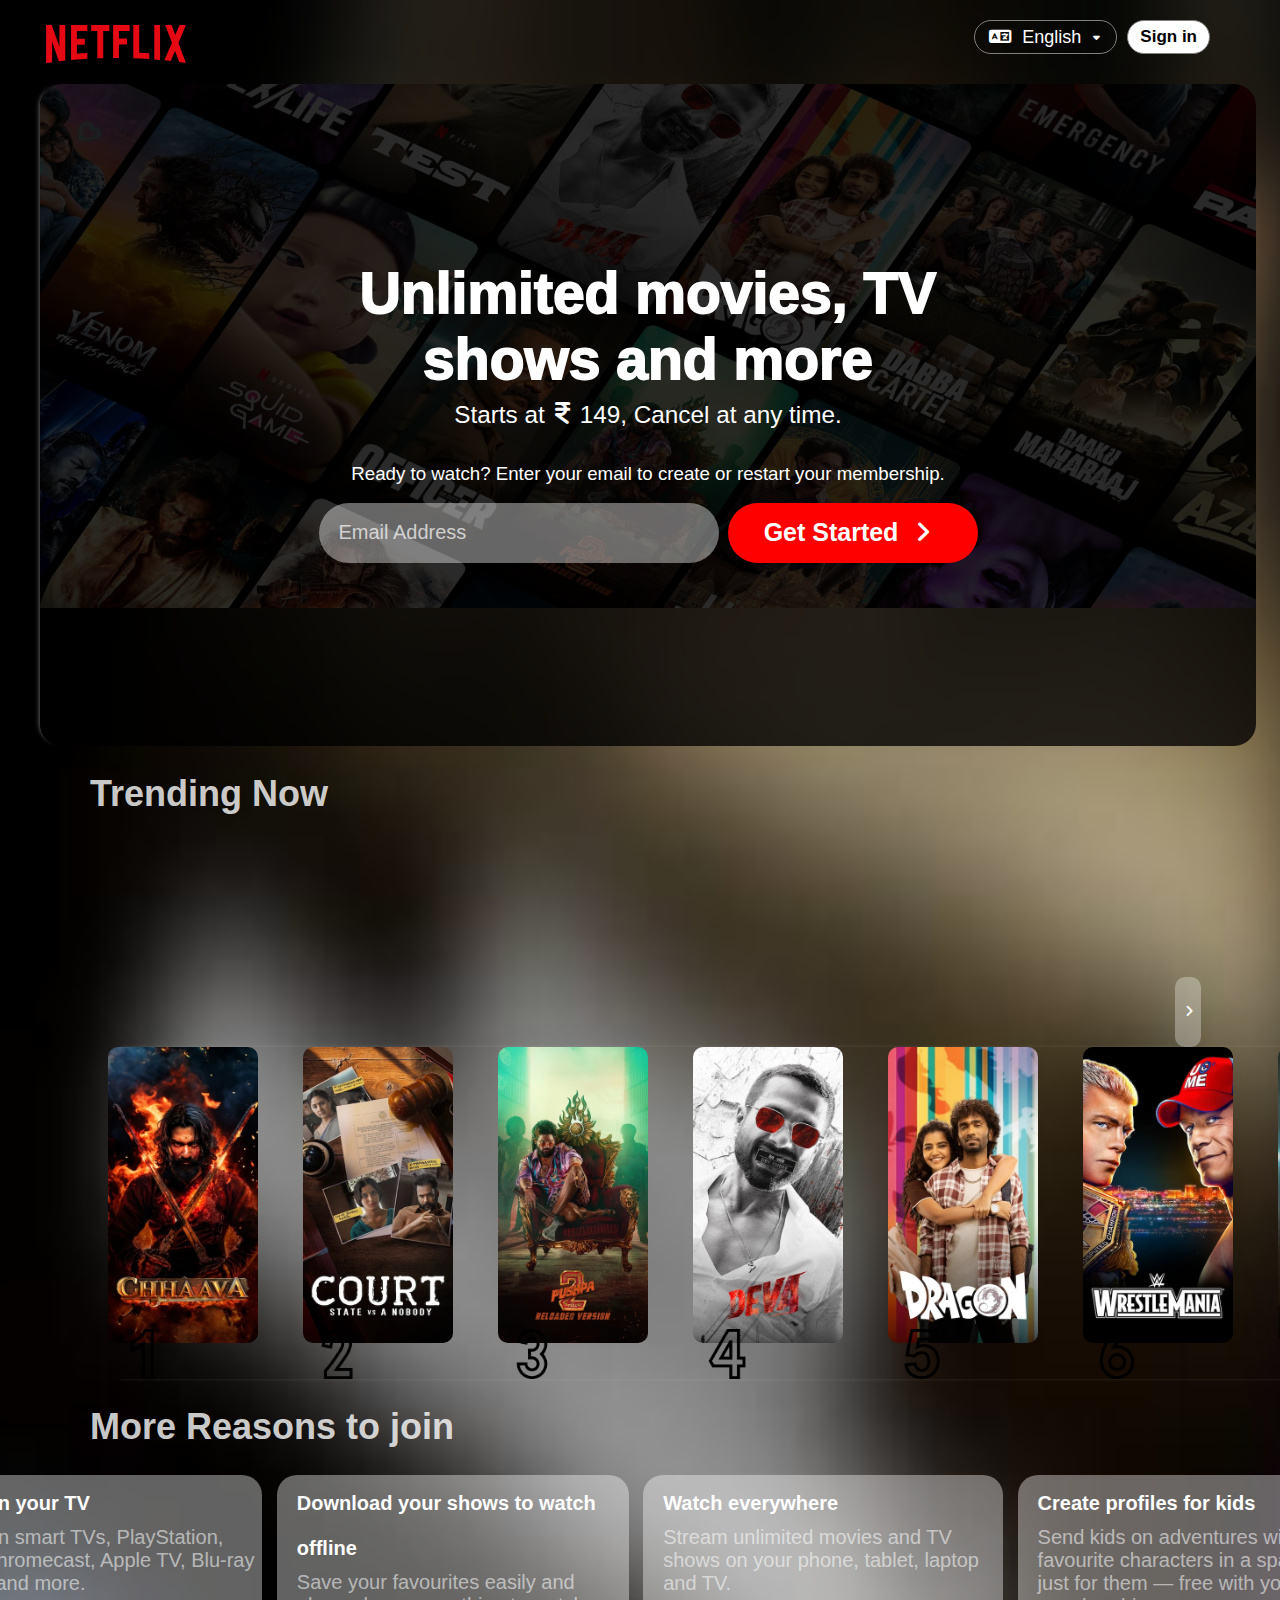
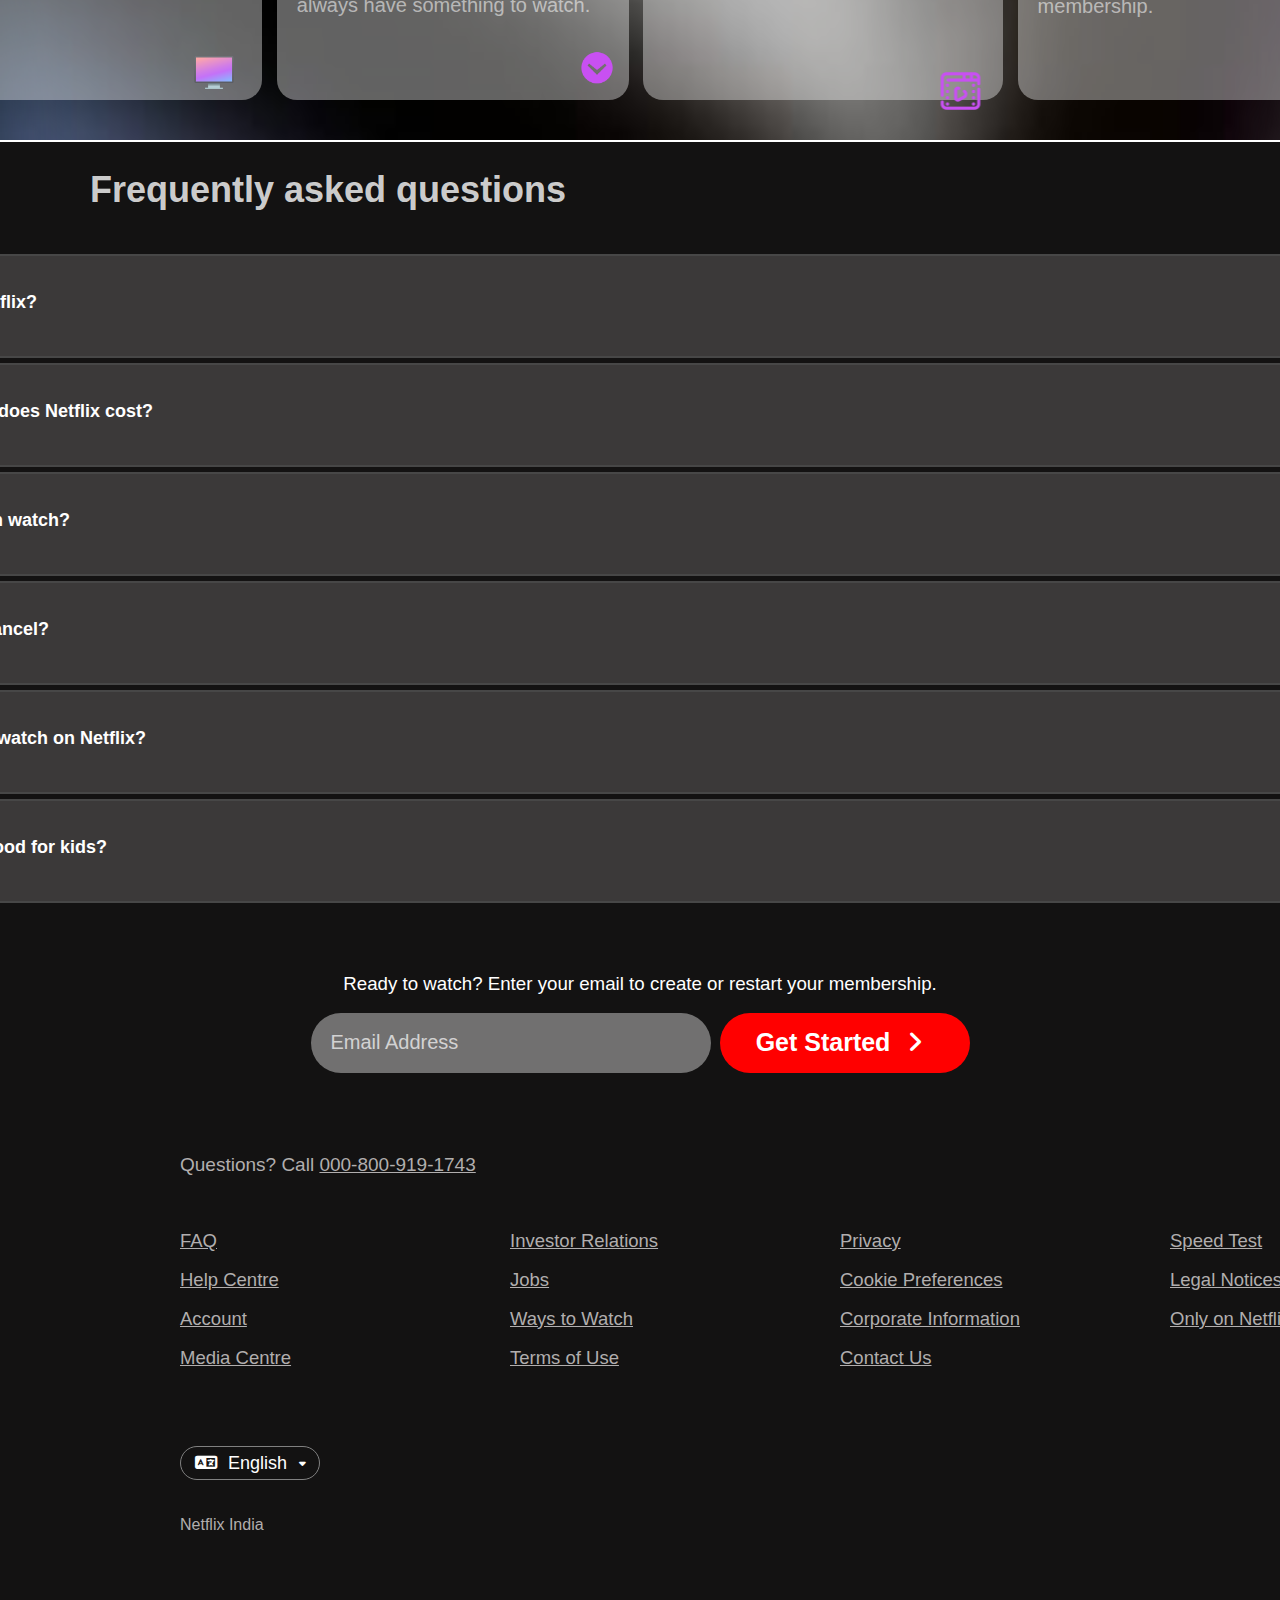
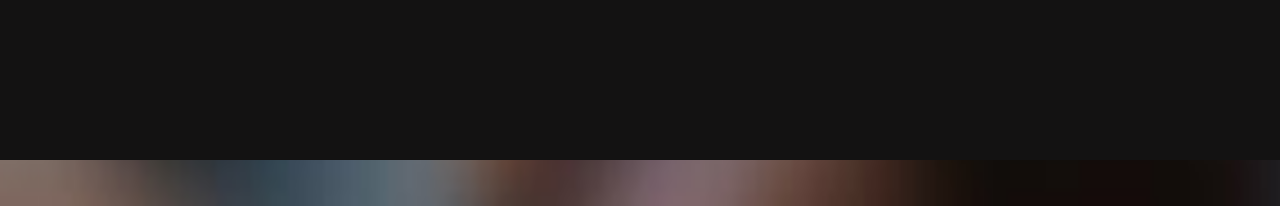
<file: index.html>
<!DOCTYPE html>
<html lang="en">
<head>
    <meta charset="UTF-8">
    <meta name="viewport" content="width=device-width, initial-scale=1.0">
    <title>Netflix Clone</title>
    <link rel="stylesheet" href="style.css">
    <link rel="preconnect" href="https://fonts.googleapis.com">
    <link rel="preconnect" href="https://fonts.gstatic.com" crossorigin>
    <link href="https://fonts.googleapis.com/css2?family=Bebas+Neue&family=Bodoni+Moda:ital,opsz,wght@0,6..96,400..900;1,6..96,400..900&family=Boldonse&family=Tektur:wght@400..900&display=swap" rel="stylesheet">
    <link rel="stylesheet" href="https://cdnjs.cloudflare.com/ajax/libs/font-awesome/6.7.2/css/all.min.css" integrity="sha512-Evv84Mr4kqVGRNSgIGL/F/aIDqQb7xQ2vcrdIwxfjThSH8CSR7PBEakCr51Ck+w+/U6swU2Im1vVX0SVk9ABhg==" crossorigin="anonymous" referrerpolicy="no-referrer" />
    <link rel="icon" type="image/x-icon" href="nficon2023.ico">
    
</head>
<body>
<div class="mainimgtank">
<div class="main">
    <div class="leftnavbar">
            <img src="Netflix logo.svg" alt="netflix log">
        </div>
        <div class="rightnavbar">
            <div class="box1" style="color: rgb(255, 255, 255);"><i class="fa-solid fa-language"></i>English<i class="fa-solid fa-caret-down fa-sc"></i></div>
            <div class="box2" style="color: rgb(0, 0, 0);">Sign in</div>
    </div>
</div> 
<div class="main2">
    <div class="innermain2">
    <div class="header">
        <h1>Unlimited movies, TV<br> shows and more</h1>
    </div>
    <div class="header2">
        <h2>Starts at <i class="fa-solid fa-indian-rupee-sign"></i> 149, Cancel at any time.</h2>
    </div>
    <div class="header3">
        <h3>Ready to watch? Enter your email to create or restart your membership.</h3>
    </div>
    </div>
    <div class="form">
        <form action="post">
            <input type="email" name="email" placeholder="Email Address" style="width: 400px; height: 60px; border-radius: 50px; font-size: 20px; color: rgb(255, 255, 255); font-weight: 20; padding-left: 20px; background: rgba(255, 255, 255, 0.4); border: none;">
        </form>
        <button>
            Get Started <i class="fa-solid fa-angle-right"></i>
        </button>
    </div>
</div>

<div class="moviecardtxt">Trending Now</div>
<class class="right-sl">
    <button><i class="fa-solid fa-angle-right" style="color: white; scale: 2px;"></i></button>
</class>
<div class="moviecards">
    <div class="cards"><img src="AAAABYHo0V2bhrd-QLe1R5jmftASfTB3u5_4uNHdYwQLE1YAXzvUMnggh45B_3fmWIvmMHSZVAQOXcMZrXmYi28fPvyXPBhRWzYeDipXRi_w7ZG2s6pF5wlu1_t1bTpZHirUD0MfvZExoHCCQJmPWn-t.webp" alt="chava" height="296vh" width="150vh"><div class="slider-title"><img width="50" height="50" src="1.png" alt="number-1"/></div></div>
    <div class="cards"><img src="AAAABa32o60YhaEzhWJDT3wBc5WPh2p5HfVLqQxJV-9Ocim_8eDYTOxu4-x1xszSFESr0rkRUvL_ok8fQvBQknDYlHLiNtX-Zuxd4WIMFFzcOEQ-sqekyCG95UnZImkH0IuqpXSVBFp00vN09vBTsEIv.webp" alt="court" height="296vh" width="150vh"><div class="slider-title"><img width="50" height="50" src="2.png" alt="number-1"/></div></div>
    <div class="cards"><img src="AAAABWY2l29_Q4fcWvurVVPaQskEeybW5H-pz0CEcX59H0yDREVUcHOPdlpKjhb-AXYmIFt8ae6097xK17E5IGOUfagQ-SJzJTwRc_lNWC_j0pRPan0IziFLF6c2APQ_i2xlNlvvar-fiNgYE0jhcgFW.webp" alt="pushpa 2" height="296vh" width="150vh"><div class="slider-title"><img width="50" height="50" src="3.png" alt="number-1"/></div></div>
    <div class="cards"><img src="AAAABXksAHXUuUdiqGUowSUMU1mUv4lPA-z4sOTIa5Uf0U0O9-wUlCsgFa-AHII1fn-Of8G2g2o0xl3KQk5KQLLy046kA6MnJQX0Btk-eJA_B36ORTsAxm8gB8D09nSb1m6QaRzR_UE79TBnlVLQqwp74k9wUmogmn2cDvNnaTg8OQ.webp" alt="deva"height="296vh" width="150vh"><div class="slider-title"><img width="50" height="50" src="4.png" alt="number-1"/></div></div>
    <div class="cards"><img src="AAAABVbt3iTO02SKgalhjz1TKcUFfwgBoiSyMi4OrGZs5r7eJAa7bt0bIdlJ9RavE5-mhwKQeMVC9RtkfJ3bPN8JuUfkhnlnA2vvt-1PGfOeKwQwDy8GmRq4u6ZnyhNc74M1OwRIufnJPsYNH5bx2ZD_.webp" alt="dragon" height="296vh" width="150vh"><div class="slider-title"><img width="50" height="50" src="5.png" alt="number-1"/></div></div>
    <div class="cards"><img src="AAAABQpaDU-SOnBtZBW1AcC1lsYvREIr7p1E0-HJl9cOBwIlrU9a7qiLuSpzxjy9ncNOgArTnUHzTE1dDq5-OOvVMlcSrDmmUOUNrwz44dAy1tZyne3C4SaySU1JplezYDyr0FED8PoHAOrqtyHdwX0u.webp" alt="wrestle mania" height="296vh" width="150vh"><div class="slider-title"><img width="50" height="50" src="6.png" alt="number-1"/></div></div>
    <div class="cards"><img src="AAAABVjrLRhUd4sxt54Fc2JheAUH6H8LLaABtXs7BMTiUAY0XMjlDQ52iV2G2iP7P8d3kPeEPTqI_zAXmXfjFc3u-uD2z1uT6_lqu9o7LAT-F_A1UypkdlQ02cmcoML68nMCwZkETzaOMuM6js-5wL6q.webp" alt="officer" height="296vh" width="150vh"><div class="slider-title"><img width="50" height="50" src="7.png" alt="number-1"/></div></div>
    <div class="cards"><img src="AAAABacrCXMLlWnxdiRot_1CVyGD6wgDHKQ_Un4rWHti1kyYn7viDTwwAOgAiHQsjGPcJAG03oWbZQial66ECMr2QcsKy2bSmUTsKuUPqMvvUYdlk3rjCvrAoCLVzMDERFsoYammxSBZxvG_5E5IMvUov4Qd_e5JokYc7UKRFsdyyHK5ixS_2wEnT4gu-fOBF6.webp" alt="test" height="296vh" width="150vh"><div class="slider-title"><img width="50" height="50" src="8.png" alt="number-1"/></div></div>
    <div class="cards" style="overflow: hidden;"><img src="AAAABaXp51GeqmxqBq5ors3pR1YbCvPrYSRlEzf_uBel_vEYF0PABMM2cDJy9kUO1SnM9s3EJVYaAbamh2cXCWf8p38osPWcXYFKwSS0e7ADVm94ZbEuKXXZL0VF09Th9zm9hFAEQe5M2MhG2hA3ycdAoHFaroertXe1K1BDTeGrG0KaWcaS76wJcVDLlIV8pE.webp" alt="when life gives you tangerine" height="296vh" width="150vh" ><div class="slider-title"><img width="50" height="50" src="9.png" alt="number-1"/></div></div>  
</div>


<!-- More reasons to join {section} -->


<div class="descardheading">More Reasons to join</div>
<div class="descardscon">
    <div class="deescards"><h1 style="font-family: sans-serif;">Enjoy on your TV</h1><p style="font-family: sans-serif;">Watch on smart TVs, PlayStation, Xbox, Chromecast, Apple TV, Blu-ray players and more.</p><div class="icon" style="margin: 3vh 0 0 29vh;"><img src="icons8-monitor-96.png"></div></div>
    <div class="deescards"><h1 style="font-family: sans-serif;">Download your shows to watch offline</h1><p style="font-family: sans-serif;">Save your favourites easily and always have something to watch.</p><div class="icon" style="margin: 2vh 0 3vh 32vh; scale: .6;"><img src="icons8-down-button-64.png"></div></div>
    <div class="deescards"><h1 style="font-family: sans-serif;">Watch everywhere</h1><p style="font-family: sans-serif;">Stream unlimited movies and TV shows on your phone, tablet, laptop and TV.</p><div class="icon" style="margin: 5vh 0 0 30vh;"><img src="icons8-streaming-100.png"></div></div>
    <div class="deescards"><h1 style="font-family: sans-serif;">Create profiles for kids</h1><p style="font-family: sans-serif;">Send kids on adventures with their favourite characters in a space made just for them — free with your membership.</p><div class="icon" style="margin: 0.5vh 0 0 29vh;"><img src="icons8-female-profile-96.png"></div></div>
</div>
</div>

<!-- frequently asked questions {section} -->
<div class="back">

<div class="anocolor">
<div class="anoconttxt">Frequently asked questions</div>
<div class="anocont">
    <div class="anobox"><p>What is Netflix?</p><div class="svg"><img src="add.svg" width="30px"></div></div>
    <div class="anobox"><p>How much does Netflix cost?</p><div class="svg"><img src="add.svg"  width="30px"></div></div>
    <div class="anobox"><p>Where I can watch?</p><div class="svg"><img src="add.svg"  width="30px"></div></div>
    <div class="anobox"><p>How do I cancel?</p><div class="svg"><img src="add.svg"  width="30px"></div></div>
    <div class="anobox"><p>What can I watch on Netflix?</p><div class="svg"><img src="add.svg"  width="30px"></div></div>
    <div class="anobox"><p>Is Netflix good for kids?</p><div class="svg"><img src="add.svg" width="30px"></div></div>
</div>
</div>

<!-- Another login {section} -->

<div class="anoformntxt">
<div class="header3">
    <h3>Ready to watch? Enter your email to create or restart your membership.</h3>
</div>

<div class="form">
    <form action="post">
        <input type="email" name="email" placeholder="Email Address" style="width: 400px; height: 60px; border-radius: 50px; font-size: 20px; color: rgb(255, 255, 255); font-weight: 20; padding-left: 20px; background: rgba(255, 255, 255, 0.4); border: none;">
    </form>
    <button>
        Get Started <i class="fa-solid fa-angle-right"></i>
    </button>
</div>
</div>

<!-- Last {section} of this clone -->



<div class="qcall">Questions? Call <a href="#">000-800-919-1743</a></div>

    <ul>
        <li><a href="#">FAQ</a></li>
        <li><a href="#">Investor Relations</a></li>
        <li><a href="#">Privacy</a></li>
        <li><a href="#">Speed Test</a></li>
        <li><a href="#">Help Centre</a></li>
        <li><a href="#">Jobs</a></li>
        <li><a href="#">Cookie Preferences</a></li>
        <li><a href="#">Legal Notices</a></li>
        <li><a href="#">Account</a></li>
        <li><a href="#">Ways to Watch</a></li>
        <li><a href="#">Corporate Information</a></li>
        <li><a href="#">Only on Netflix</a></li>
        <li><a href="#">Media Centre</a></li>
        <li><a href="#">Terms of Use</a></li>
        <li><a href="#">Contact Us</a></li>
        <div class="rightnavbar">
    </ul>


    <!-- another translate button and its <div> is located below in <ul> -->

<div class="box1" style="color: rgb(255, 255, 255); margin: -40vh 0 0 20vh; width: 140px; white-space: nowrap;"><i class="fa-solid fa-language"></i>English<i class="fa-solid fa-caret-down fa-sc"></i></div>

<div class="netflixindia">Netflix India</div>     
   
</div>
</div>
</body>
</html>
</file>
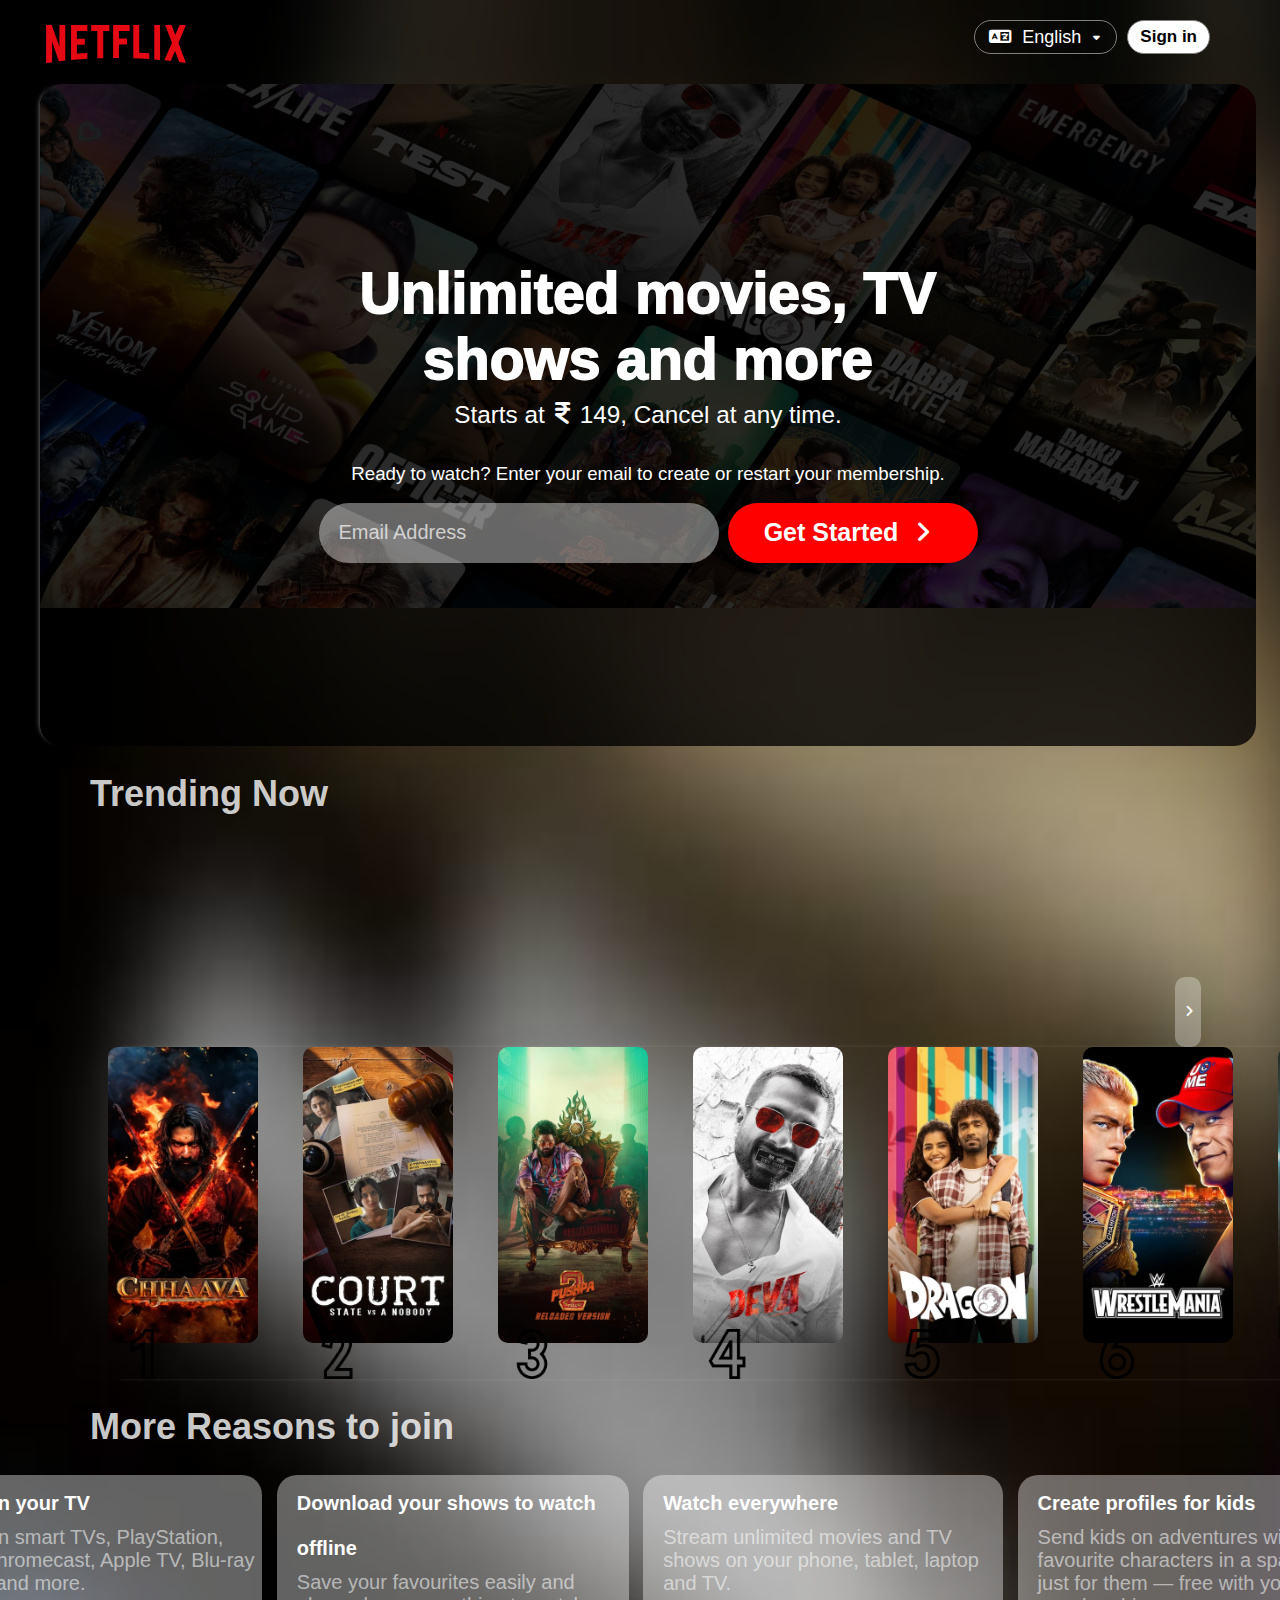
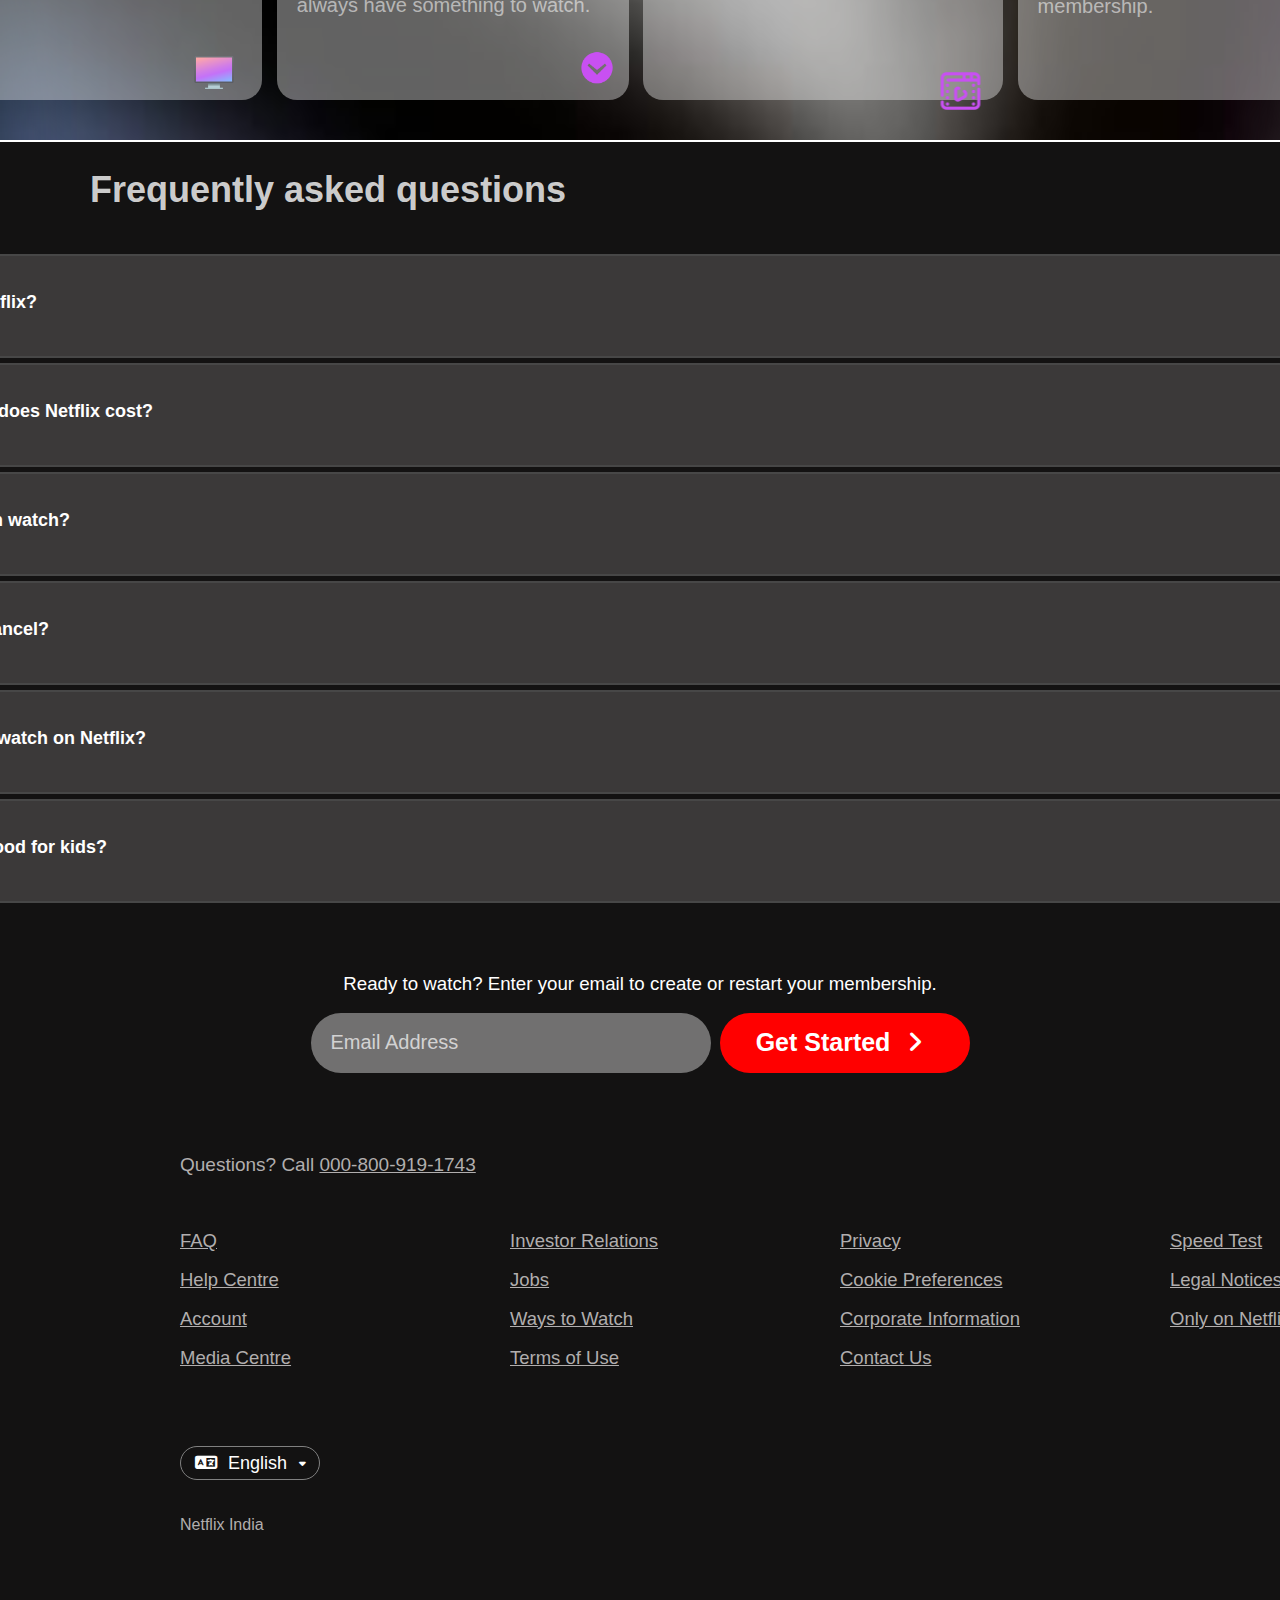
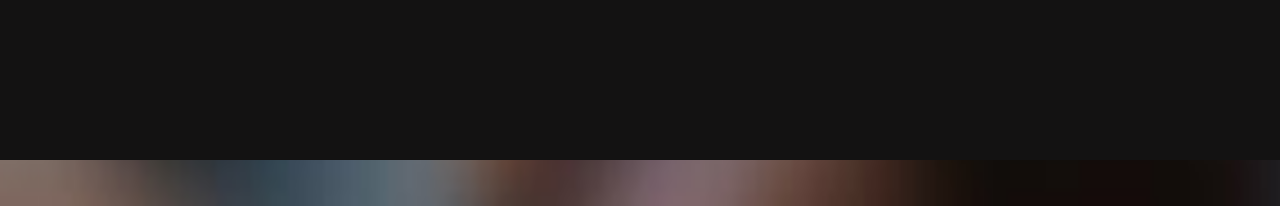
<file: Netfclone.html>
<!DOCTYPE html>
<html lang="en">
<head>
    <meta charset="UTF-8">
    <meta name="viewport" content="width=device-width, initial-scale=1.0">
    <title>Netflix Clone</title>
    <link rel="stylesheet" href="Netfclone.css">
    <link rel="preconnect" href="https://fonts.googleapis.com">
    <link rel="preconnect" href="https://fonts.gstatic.com" crossorigin>
    <link href="https://fonts.googleapis.com/css2?family=Bebas+Neue&family=Bodoni+Moda:ital,opsz,wght@0,6..96,400..900;1,6..96,400..900&family=Boldonse&family=Tektur:wght@400..900&display=swap" rel="stylesheet">
    <link rel="stylesheet" href="https://cdnjs.cloudflare.com/ajax/libs/font-awesome/6.7.2/css/all.min.css" integrity="sha512-Evv84Mr4kqVGRNSgIGL/F/aIDqQb7xQ2vcrdIwxfjThSH8CSR7PBEakCr51Ck+w+/U6swU2Im1vVX0SVk9ABhg==" crossorigin="anonymous" referrerpolicy="no-referrer" />
    <link rel="icon" type="image/x-icon" href="nficon2023.ico">
    
</head>
<body>
<div class="mainimgtank">
<div class="main">
    <div class="leftnavbar">
            <img src="Netflix logo.svg" alt="netflix log">
        </div>
        <div class="rightnavbar">
            <div class="box1" style="color: rgb(255, 255, 255);"><i class="fa-solid fa-language"></i>English<i class="fa-solid fa-caret-down fa-sc"></i></div>
            <div class="box2" style="color: rgb(0, 0, 0);">Sign in</div>
    </div>
</div> 
<div class="main2">
    <div class="innermain2">
    <div class="header">
        <h1>Unlimited movies, TV<br> shows and more</h1>
    </div>
    <div class="header2">
        <h2>Starts at <i class="fa-solid fa-indian-rupee-sign"></i> 149, Cancel at any time.</h2>
    </div>
    <div class="header3">
        <h3>Ready to watch? Enter your email to create or restart your membership.</h3>
    </div>
    </div>
    <div class="form">
        <form action="post">
            <input type="email" name="email" placeholder="Email Address" style="width: 400px; height: 60px; border-radius: 50px; font-size: 20px; color: rgb(255, 255, 255); font-weight: 20; padding-left: 20px; background: rgba(255, 255, 255, 0.4); border: none;">
        </form>
        <button>
            Get Started <i class="fa-solid fa-angle-right"></i>
        </button>
    </div>
</div>

<div class="moviecardtxt">Trending Now</div>
<class class="right-sl">
    <button><i class="fa-solid fa-angle-right" style="color: white; scale: 2px;"></i></button>
</class>
<div class="moviecards">
    <div class="cards"><img src="AAAABYHo0V2bhrd-QLe1R5jmftASfTB3u5_4uNHdYwQLE1YAXzvUMnggh45B_3fmWIvmMHSZVAQOXcMZrXmYi28fPvyXPBhRWzYeDipXRi_w7ZG2s6pF5wlu1_t1bTpZHirUD0MfvZExoHCCQJmPWn-t.webp" alt="chava" height="296vh" width="150vh"><div class="slider-title"><img width="50" height="50" src="1.png" alt="number-1"/></div></div>
    <div class="cards"><img src="AAAABa32o60YhaEzhWJDT3wBc5WPh2p5HfVLqQxJV-9Ocim_8eDYTOxu4-x1xszSFESr0rkRUvL_ok8fQvBQknDYlHLiNtX-Zuxd4WIMFFzcOEQ-sqekyCG95UnZImkH0IuqpXSVBFp00vN09vBTsEIv.webp" alt="court" height="296vh" width="150vh"><div class="slider-title"><img width="50" height="50" src="2.png" alt="number-1"/></div></div>
    <div class="cards"><img src="AAAABWY2l29_Q4fcWvurVVPaQskEeybW5H-pz0CEcX59H0yDREVUcHOPdlpKjhb-AXYmIFt8ae6097xK17E5IGOUfagQ-SJzJTwRc_lNWC_j0pRPan0IziFLF6c2APQ_i2xlNlvvar-fiNgYE0jhcgFW.webp" alt="pushpa 2" height="296vh" width="150vh"><div class="slider-title"><img width="50" height="50" src="3.png" alt="number-1"/></div></div>
    <div class="cards"><img src="AAAABXksAHXUuUdiqGUowSUMU1mUv4lPA-z4sOTIa5Uf0U0O9-wUlCsgFa-AHII1fn-Of8G2g2o0xl3KQk5KQLLy046kA6MnJQX0Btk-eJA_B36ORTsAxm8gB8D09nSb1m6QaRzR_UE79TBnlVLQqwp74k9wUmogmn2cDvNnaTg8OQ.webp" alt="deva"height="296vh" width="150vh"><div class="slider-title"><img width="50" height="50" src="4.png" alt="number-1"/></div></div>
    <div class="cards"><img src="AAAABVbt3iTO02SKgalhjz1TKcUFfwgBoiSyMi4OrGZs5r7eJAa7bt0bIdlJ9RavE5-mhwKQeMVC9RtkfJ3bPN8JuUfkhnlnA2vvt-1PGfOeKwQwDy8GmRq4u6ZnyhNc74M1OwRIufnJPsYNH5bx2ZD_.webp" alt="dragon" height="296vh" width="150vh"><div class="slider-title"><img width="50" height="50" src="5.png" alt="number-1"/></div></div>
    <div class="cards"><img src="AAAABQpaDU-SOnBtZBW1AcC1lsYvREIr7p1E0-HJl9cOBwIlrU9a7qiLuSpzxjy9ncNOgArTnUHzTE1dDq5-OOvVMlcSrDmmUOUNrwz44dAy1tZyne3C4SaySU1JplezYDyr0FED8PoHAOrqtyHdwX0u.webp" alt="wrestle mania" height="296vh" width="150vh"><div class="slider-title"><img width="50" height="50" src="6.png" alt="number-1"/></div></div>
    <div class="cards"><img src="AAAABVjrLRhUd4sxt54Fc2JheAUH6H8LLaABtXs7BMTiUAY0XMjlDQ52iV2G2iP7P8d3kPeEPTqI_zAXmXfjFc3u-uD2z1uT6_lqu9o7LAT-F_A1UypkdlQ02cmcoML68nMCwZkETzaOMuM6js-5wL6q.webp" alt="officer" height="296vh" width="150vh"><div class="slider-title"><img width="50" height="50" src="7.png" alt="number-1"/></div></div>
    <div class="cards"><img src="AAAABacrCXMLlWnxdiRot_1CVyGD6wgDHKQ_Un4rWHti1kyYn7viDTwwAOgAiHQsjGPcJAG03oWbZQial66ECMr2QcsKy2bSmUTsKuUPqMvvUYdlk3rjCvrAoCLVzMDERFsoYammxSBZxvG_5E5IMvUov4Qd_e5JokYc7UKRFsdyyHK5ixS_2wEnT4gu-fOBF6.webp" alt="test" height="296vh" width="150vh"><div class="slider-title"><img width="50" height="50" src="8.png" alt="number-1"/></div></div>
    <div class="cards" style="overflow: hidden;"><img src="AAAABaXp51GeqmxqBq5ors3pR1YbCvPrYSRlEzf_uBel_vEYF0PABMM2cDJy9kUO1SnM9s3EJVYaAbamh2cXCWf8p38osPWcXYFKwSS0e7ADVm94ZbEuKXXZL0VF09Th9zm9hFAEQe5M2MhG2hA3ycdAoHFaroertXe1K1BDTeGrG0KaWcaS76wJcVDLlIV8pE.webp" alt="when life gives you tangerine" height="296vh" width="150vh" ><div class="slider-title"><img width="50" height="50" src="9.png" alt="number-1"/></div></div>  
</div>


<!-- More reasons to join {section} -->


<div class="descardheading">More Reasons to join</div>
<div class="descardscon">
    <div class="deescards"><h1 style="font-family: sans-serif;">Enjoy on your TV</h1><p style="font-family: sans-serif;">Watch on smart TVs, PlayStation, Xbox, Chromecast, Apple TV, Blu-ray players and more.</p><div class="icon" style="margin: 3vh 0 0 29vh;"><img src="icons8-monitor-96.png"></div></div>
    <div class="deescards"><h1 style="font-family: sans-serif;">Download your shows to watch offline</h1><p style="font-family: sans-serif;">Save your favourites easily and always have something to watch.</p><div class="icon" style="margin: 2vh 0 3vh 32vh; scale: .6;"><img src="icons8-down-button-64.png"></div></div>
    <div class="deescards"><h1 style="font-family: sans-serif;">Watch everywhere</h1><p style="font-family: sans-serif;">Stream unlimited movies and TV shows on your phone, tablet, laptop and TV.</p><div class="icon" style="margin: 5vh 0 0 30vh;"><img src="icons8-streaming-100.png"></div></div>
    <div class="deescards"><h1 style="font-family: sans-serif;">Create profiles for kids</h1><p style="font-family: sans-serif;">Send kids on adventures with their favourite characters in a space made just for them — free with your membership.</p><div class="icon" style="margin: 0.5vh 0 0 29vh;"><img src="icons8-female-profile-96.png"></div></div>
</div>
</div>

<!-- frequently asked questions {section} -->
<div class="back">

<div class="anocolor">
<div class="anoconttxt">Frequently asked questions</div>
<div class="anocont">
    <div class="anobox"><p>What is Netflix?</p><div class="svg"><img src="add.svg" width="30px"></div></div>
    <div class="anobox"><p>How much does Netflix cost?</p><div class="svg"><img src="add.svg"  width="30px"></div></div>
    <div class="anobox"><p>Where I can watch?</p><div class="svg"><img src="add.svg"  width="30px"></div></div>
    <div class="anobox"><p>How do I cancel?</p><div class="svg"><img src="add.svg"  width="30px"></div></div>
    <div class="anobox"><p>What can I watch on Netflix?</p><div class="svg"><img src="add.svg"  width="30px"></div></div>
    <div class="anobox"><p>Is Netflix good for kids?</p><div class="svg"><img src="add.svg" width="30px"></div></div>
</div>
</div>

<!-- Another login {section} -->

<div class="anoformntxt">
<div class="header3">
    <h3>Ready to watch? Enter your email to create or restart your membership.</h3>
</div>

<div class="form">
    <form action="post">
        <input type="email" name="email" placeholder="Email Address" style="width: 400px; height: 60px; border-radius: 50px; font-size: 20px; color: rgb(255, 255, 255); font-weight: 20; padding-left: 20px; background: rgba(255, 255, 255, 0.4); border: none;">
    </form>
    <button>
        Get Started <i class="fa-solid fa-angle-right"></i>
    </button>
</div>
</div>

<!-- Last {section} of this clone -->



<div class="qcall">Questions? Call <a href="#">000-800-919-1743</a></div>

    <ul>
        <li><a href="#">FAQ</a></li>
        <li><a href="#">Investor Relations</a></li>
        <li><a href="#">Privacy</a></li>
        <li><a href="#">Speed Test</a></li>
        <li><a href="#">Help Centre</a></li>
        <li><a href="#">Jobs</a></li>
        <li><a href="#">Cookie Preferences</a></li>
        <li><a href="#">Legal Notices</a></li>
        <li><a href="#">Account</a></li>
        <li><a href="#">Ways to Watch</a></li>
        <li><a href="#">Corporate Information</a></li>
        <li><a href="#">Only on Netflix</a></li>
        <li><a href="#">Media Centre</a></li>
        <li><a href="#">Terms of Use</a></li>
        <li><a href="#">Contact Us</a></li>
        <div class="rightnavbar">
    </ul>


    <!-- another translate button and its <div> is located below in <ul> -->

<div class="box1" style="color: rgb(255, 255, 255); margin: -40vh 0 0 20vh; width: 140px; white-space: nowrap;"><i class="fa-solid fa-language"></i>English<i class="fa-solid fa-caret-down fa-sc"></i></div>

<div class="netflixindia">Netflix India</div>     
   
</div>
</div>
</body>
</html>
</file>
<file: style.css>
@font-face {
    font-family: 'Netflix Sans';
    font-display: optional;
    src: url(https://assets.nflxext.com/ffe/siteui/fonts/netflix-sans/v3/NetflixSans_W_Th.woff2) format('woff2'),url(https://assets.nflxext.com/ffe/siteui/fonts/netflix-sans/v3/NetflixSans_W_Th.woff) format('woff')
}
*{
    padding: 0;
    margin: 0;
    box-sizing: border-box;
}

body{
    background-image: url(blurred_background_only.jpg);
    background-color: rgb(39, 38, 38);
    box-shadow: inset 0 200px 100px -20px rgba(0, 0, 0, 0.7); 
    background-size:1000vh 1000vh;
}

.back{
    background-color: rgb(19, 18, 18);
    height: 180vh;
    margin: 40px 0 0 0;
    border-top: 2px solid white;
}

.main{
    display: flex;
    justify-content: space-between;
    align-items: center;
    gap: 20px;
}

.leftnavbar img{
    width: 20vh;
    height: 4.2vh
}

.leftnavbar{
    align-self: center;
    margin: 18px 0 0 26px;
    scale: 50px;
}  

.rightnavbar{
display: flex;
align-self: center;
gap: 0px;

}

.box1{
    font-family: "Helvetica Neue", Helvetica, Arial, sans-serif;
    font-weight: 500;
    font-size: 18px;
    margin: 20px;
    border: 0.8px solid grey;
    border-radius: 18px;
    line-height: 1.25rem;
    padding-top: 0.375rem;
    padding-right: 4px;
    padding-bottom: 0.375rem;
    padding-left: 4px;
}

.box2{
    font-family: "Helvetica Neue", Helvetica, Arial, sans-serif;
    font-weight: bold;
    font-size: 17px;
    background-color: white;
    margin: 20px 70px 20px -10px;
    border: 0.8px solid grey;
    border-radius: 18px;
    line-height: 1px;
    cursor: pointer;
    padding-top: 15px;
    padding-right: 12px;
    padding-bottom:10px;
    padding-left: 12px;
    transition: 0.4s ease;
}


.fa-solid{
    margin-right: 10px;
    margin-left: 10px;
}

.box1:hover{
    outline:2px solid white;
    outline-offset: 2px;

}

.fa-sc{
    scale: 0.6;
}

.box2:hover{
    background-color: rgb(206, 205, 205);
}

.main2{
    background-image: url(IN-en-20250407-TRIFECTA-perspective_8be2cd93-f2e6-4e34-acba-05b716385704_large.jpg);
    background-size: cover;
    background-position: right -160px;
    height: 73.55vh;
    width: 95vw;
    background-repeat: no-repeat;
    margin: 10px 40px 0 40px; 
    border-radius: 22px;
    background-color: #000000c7;
    background-blend-mode: color-burn;
    box-shadow: -5px 0 5px -5px grey;
}

.header h1{
    display: flex;
    flex-direction: column;
    justify-content: center;
    align-items: center;
    font-size: 57px;
    font-weight: 960;
    padding: 19.6vh;
    font-family: 'Netflix Sans','Helvetica Neue',Helvetica,Arial,sans-serif;
    color: white;
    text-align: center;
}

.header2 h2{
    display: flex;
    justify-content: center;
    margin-top: -18.6vh;
    color: white;
    font-family: Arial, Helvetica, sans-serif;
    font-weight: 12;
    font-size: 2.7vh;
}

.header3 h3{
    display: flex;
    justify-content: center;
    margin-top: 3.7vh;
    color: white;
    font-family: Arial, Helvetica, sans-serif;
    font-weight: 10;
}

.form{
    display: flex;
    justify-content: center;
    margin:2vh -10vh 0 -5vh;
}

input::placeholder {
    color: #ffffffb4; /* any color you want */
}

.form button{
    border: none;
    cursor: pointer;
    background-color: red;
    color: white;
    font-weight: bold;
    font-size: 25px;
    border-radius: 50px;
    width: 250px;
    margin: 0 5vh 0 1vh; 
    text-align: center;
    transition: 0.3s ease;    
}

.form button:hover{
    background-color: rgb(155, 3, 3);
}

.moviecardtxt{
    font-size: 4vh;
    font-family: Arial, Helvetica, sans-serif;
    color: rgba(255, 255, 255, 0.808);
    margin: 3vh 0 0 10vh;
    font-weight: bold;
}
  
.moviecards{
    display: flex;
    flex-direction: row;
    gap: 5vh;
    margin-top: 3vh;
    box-shadow: 10px 0 5px -2px rgba(255, 255, 255, 0.3);
    width: 178vh;
    margin-left: 12vh;
}

.moviecards .cards img{
    border-radius: 10px;
    background-position: cover;
}

.right-sl{
    border: none;
    float: right;
    margin: 18vh 9.0vh 0 0;
    width: 24px;  
}

.right-sl button{
    margin: 0vh 3.7vh 0 0;
    background-color: rgba(255, 255, 255, 0.3);
    border: none;
    width: 26px;
    height: 70px;
    border-radius: 10px;
}

.right-sl button:hover{
    background-color: rgba(255, 255, 255, 0.733);
}

.cards{
    background-position: cover;
    transition: .3s ease-out;
}

.cards:hover{
    scale: 1.08;
}

.slider-title{
    display: flex;
    font-family: 'Helvetica Neue', Helvetica, Arial, sans-serif;
    font-weight: 700;
    font-size: 40px;
    letter-spacing: -0.5px;
    line-height: 23px;
    color: #ffffff;
    margin-top: -2vh;
    margin-left: 1vh;
}

.descardheading{
    font-size: 4vh;
    font-family: Arial, Helvetica, sans-serif;
    color: rgba(255, 255, 255, 0.808);
    margin: 3vh 0 0 10vh;
    font-weight: bold;
}

.descardscon{
    display: flex;
    flex-direction: row;
    justify-content: center;
    gap: 1.6vh;
}

.deescards{
    width: 40vh;
    height: 25vh;
    border-radius: 20px;
    background-color: rgba(255, 255, 255, 0.384);
    margin: 3vh 0 0 0;
}

.icon{
    scale: .5;
}

.descardscon h1{
    margin: 6px 0 0 20px;
    line-height: 5vh;
    color: white;
    font-size: 20px;
    font-weight: 600;
}

.descardscon p{
    margin: 0 0 0 20px;
    color: rgba(255, 255, 255, 0.555);
    font-size: 20px;
}

.anoconttxt{
    font-size: 4vh;
    font-family: Arial, Helvetica, sans-serif;
    color: rgba(255, 255, 255, 0.808);
    margin: 3vh 0 0 10vh;
    font-weight: bold;
}

.anocont{
    display: grid;
    row-gap: 1vh;
    grid-template-columns: 170vh;
    grid-template-rows: repeat(6,100px);
    justify-content: center;
    margin: 45px 0 0 0;
}

.anobox{
    background-color: rgba(53, 51, 51, 0.63);
    border-radius: 30px;
    transition: .44s;
    background-color: rgb(59, 57, 57);
    outline: 2px solid rgb(71, 71, 71);
}

.anobox p{
    margin: 4vh 0 0 3vh;
    color: #ffffff;
    font-size: 2vh;
    font-family: sans-serif;
    font-weight: 700;
}

.anobox:hover{
    background-color: rgba(99, 98, 98, 0.63);
}

.svg{
    justify-self: flex-end;
    margin-top: -23px;
    margin-right: 17px;
}
  
.anoformntxt{
    margin: 8vh 0 0 0;
}

.qcall{
    color: rgb(177,174,174);
    margin: 9vh 0 0 20vh;
    font-size: 19px;
    font-family: sans-serif;
}

.qcall a{
    color: rgb(177, 174, 174);
    font-size: 19px;
    font-family: sans-serif;
}

ul{
    display: grid;
    grid-template-columns: repeat(4,60px);
    grid-template-rows: repeat(15,30px);
    list-style-type: none;
    gap: 1vh 30vh;
    justify-content: flex-start;
    margin: 6vh 0 0 20vh;
    white-space: nowrap;
}

li a{
    color: rgb(177, 174, 174);
    font-size: 18.5px;
    font-family: sans-serif;
}

.netflixindia{
    white-space: nowrap;
    color: rgb(177, 174, 174);
    font-family: sans-serif;
    font-size: 18.4;
    margin: 4vh 0 0 20vh;
}
</file>
<file: Netfclone.css>
@font-face {
    font-family: 'Netflix Sans';
    font-display: optional;
    src: url(https://assets.nflxext.com/ffe/siteui/fonts/netflix-sans/v3/NetflixSans_W_Th.woff2) format('woff2'),url(https://assets.nflxext.com/ffe/siteui/fonts/netflix-sans/v3/NetflixSans_W_Th.woff) format('woff')
}
*{
    padding: 0;
    margin: 0;
    box-sizing: border-box;
}

body{
    background-image: url(blurred_background_only.jpg);
    background-color: rgb(39, 38, 38);
    box-shadow: inset 0 200px 100px -20px rgba(0, 0, 0, 0.7); 
    background-size:1000vh 1000vh;
}

.back{
    background-color: rgb(19, 18, 18);
    height: 180vh;
    margin: 40px 0 0 0;
    border-top: 2px solid white;
}

.main{
    display: flex;
    justify-content: space-between;
    align-items: center;
    gap: 20px;
}

.leftnavbar img{
    width: 20vh;
    height: 4.2vh
}

.leftnavbar{
    align-self: center;
    margin: 18px 0 0 26px;
    scale: 50px;
}  

.rightnavbar{
display: flex;
align-self: center;
gap: 0px;

}

.box1{
    font-family: "Helvetica Neue", Helvetica, Arial, sans-serif;
    font-weight: 500;
    font-size: 18px;
    margin: 20px;
    border: 0.8px solid grey;
    border-radius: 18px;
    line-height: 1.25rem;
    padding-top: 0.375rem;
    padding-right: 4px;
    padding-bottom: 0.375rem;
    padding-left: 4px;
}

.box2{
    font-family: "Helvetica Neue", Helvetica, Arial, sans-serif;
    font-weight: bold;
    font-size: 17px;
    background-color: white;
    margin: 20px 70px 20px -10px;
    border: 0.8px solid grey;
    border-radius: 18px;
    line-height: 1px;
    cursor: pointer;
    padding-top: 15px;
    padding-right: 12px;
    padding-bottom:10px;
    padding-left: 12px;
    transition: 0.4s ease;
}


.fa-solid{
    margin-right: 10px;
    margin-left: 10px;
}

.box1:hover{
    outline:2px solid white;
    outline-offset: 2px;

}

.fa-sc{
    scale: 0.6;
}

.box2:hover{
    background-color: rgb(206, 205, 205);
}

.main2{
    background-image: url(IN-en-20250407-TRIFECTA-perspective_8be2cd93-f2e6-4e34-acba-05b716385704_large.jpg);
    background-size: cover;
    background-position: right -160px;
    height: 73.55vh;
    width: 95vw;
    background-repeat: no-repeat;
    margin: 10px 40px 0 40px; 
    border-radius: 22px;
    background-color: #000000c7;
    background-blend-mode: color-burn;
    box-shadow: -5px 0 5px -5px grey;
}

.header h1{
    display: flex;
    flex-direction: column;
    justify-content: center;
    align-items: center;
    font-size: 57px;
    font-weight: 960;
    padding: 19.6vh;
    font-family: 'Netflix Sans','Helvetica Neue',Helvetica,Arial,sans-serif;
    color: white;
    text-align: center;
}

.header2 h2{
    display: flex;
    justify-content: center;
    margin-top: -18.6vh;
    color: white;
    font-family: Arial, Helvetica, sans-serif;
    font-weight: 12;
    font-size: 2.7vh;
}

.header3 h3{
    display: flex;
    justify-content: center;
    margin-top: 3.7vh;
    color: white;
    font-family: Arial, Helvetica, sans-serif;
    font-weight: 10;
}

.form{
    display: flex;
    justify-content: center;
    margin:2vh -10vh 0 -5vh;
}

input::placeholder {
    color: #ffffffb4; /* any color you want */
}

.form button{
    border: none;
    cursor: pointer;
    background-color: red;
    color: white;
    font-weight: bold;
    font-size: 25px;
    border-radius: 50px;
    width: 250px;
    margin: 0 5vh 0 1vh; 
    text-align: center;
    transition: 0.3s ease;    
}

.form button:hover{
    background-color: rgb(155, 3, 3);
}

.moviecardtxt{
    font-size: 4vh;
    font-family: Arial, Helvetica, sans-serif;
    color: rgba(255, 255, 255, 0.808);
    margin: 3vh 0 0 10vh;
    font-weight: bold;
}
  
.moviecards{
    display: flex;
    flex-direction: row;
    gap: 5vh;
    margin-top: 3vh;
    box-shadow: 10px 0 5px -2px rgba(255, 255, 255, 0.3);
    width: 178vh;
    margin-left: 12vh;
}

.moviecards .cards img{
    border-radius: 10px;
    background-position: cover;
}

.right-sl{
    border: none;
    float: right;
    margin: 18vh 9.0vh 0 0;
    width: 24px;  
}

.right-sl button{
    margin: 0vh 3.7vh 0 0;
    background-color: rgba(255, 255, 255, 0.3);
    border: none;
    width: 26px;
    height: 70px;
    border-radius: 10px;
}

.right-sl button:hover{
    background-color: rgba(255, 255, 255, 0.733);
}

.cards{
    background-position: cover;
    transition: .3s ease-out;
}

.cards:hover{
    scale: 1.08;
}

.slider-title{
    display: flex;
    font-family: 'Helvetica Neue', Helvetica, Arial, sans-serif;
    font-weight: 700;
    font-size: 40px;
    letter-spacing: -0.5px;
    line-height: 23px;
    color: #ffffff;
    margin-top: -2vh;
    margin-left: 1vh;
}

.descardheading{
    font-size: 4vh;
    font-family: Arial, Helvetica, sans-serif;
    color: rgba(255, 255, 255, 0.808);
    margin: 3vh 0 0 10vh;
    font-weight: bold;
}

.descardscon{
    display: flex;
    flex-direction: row;
    justify-content: center;
    gap: 1.6vh;
}

.deescards{
    width: 40vh;
    height: 25vh;
    border-radius: 20px;
    background-color: rgba(255, 255, 255, 0.384);
    margin: 3vh 0 0 0;
}

.icon{
    scale: .5;
}

.descardscon h1{
    margin: 6px 0 0 20px;
    line-height: 5vh;
    color: white;
    font-size: 20px;
    font-weight: 600;
}

.descardscon p{
    margin: 0 0 0 20px;
    color: rgba(255, 255, 255, 0.555);
    font-size: 20px;
}

.anoconttxt{
    font-size: 4vh;
    font-family: Arial, Helvetica, sans-serif;
    color: rgba(255, 255, 255, 0.808);
    margin: 3vh 0 0 10vh;
    font-weight: bold;
}

.anocont{
    display: grid;
    row-gap: 1vh;
    grid-template-columns: 170vh;
    grid-template-rows: repeat(6,100px);
    justify-content: center;
    margin: 45px 0 0 0;
}

.anobox{
    background-color: rgba(53, 51, 51, 0.63);
    border-radius: 30px;
    transition: .44s;
    background-color: rgb(59, 57, 57);
    outline: 2px solid rgb(71, 71, 71);
}

.anobox p{
    margin: 4vh 0 0 3vh;
    color: #ffffff;
    font-size: 2vh;
    font-family: sans-serif;
    font-weight: 700;
}

.anobox:hover{
    background-color: rgba(99, 98, 98, 0.63);
}

.svg{
    justify-self: flex-end;
    margin-top: -23px;
    margin-right: 17px;
}
  
.anoformntxt{
    margin: 8vh 0 0 0;
}

.qcall{
    color: rgb(177,174,174);
    margin: 9vh 0 0 20vh;
    font-size: 19px;
    font-family: sans-serif;
}

.qcall a{
    color: rgb(177, 174, 174);
    font-size: 19px;
    font-family: sans-serif;
}

ul{
    display: grid;
    grid-template-columns: repeat(4,60px);
    grid-template-rows: repeat(15,30px);
    list-style-type: none;
    gap: 1vh 30vh;
    justify-content: flex-start;
    margin: 6vh 0 0 20vh;
    white-space: nowrap;
}

li a{
    color: rgb(177, 174, 174);
    font-size: 18.5px;
    font-family: sans-serif;
}

.netflixindia{
    white-space: nowrap;
    color: rgb(177, 174, 174);
    font-family: sans-serif;
    font-size: 18.4;
    margin: 4vh 0 0 20vh;
}
</file>
